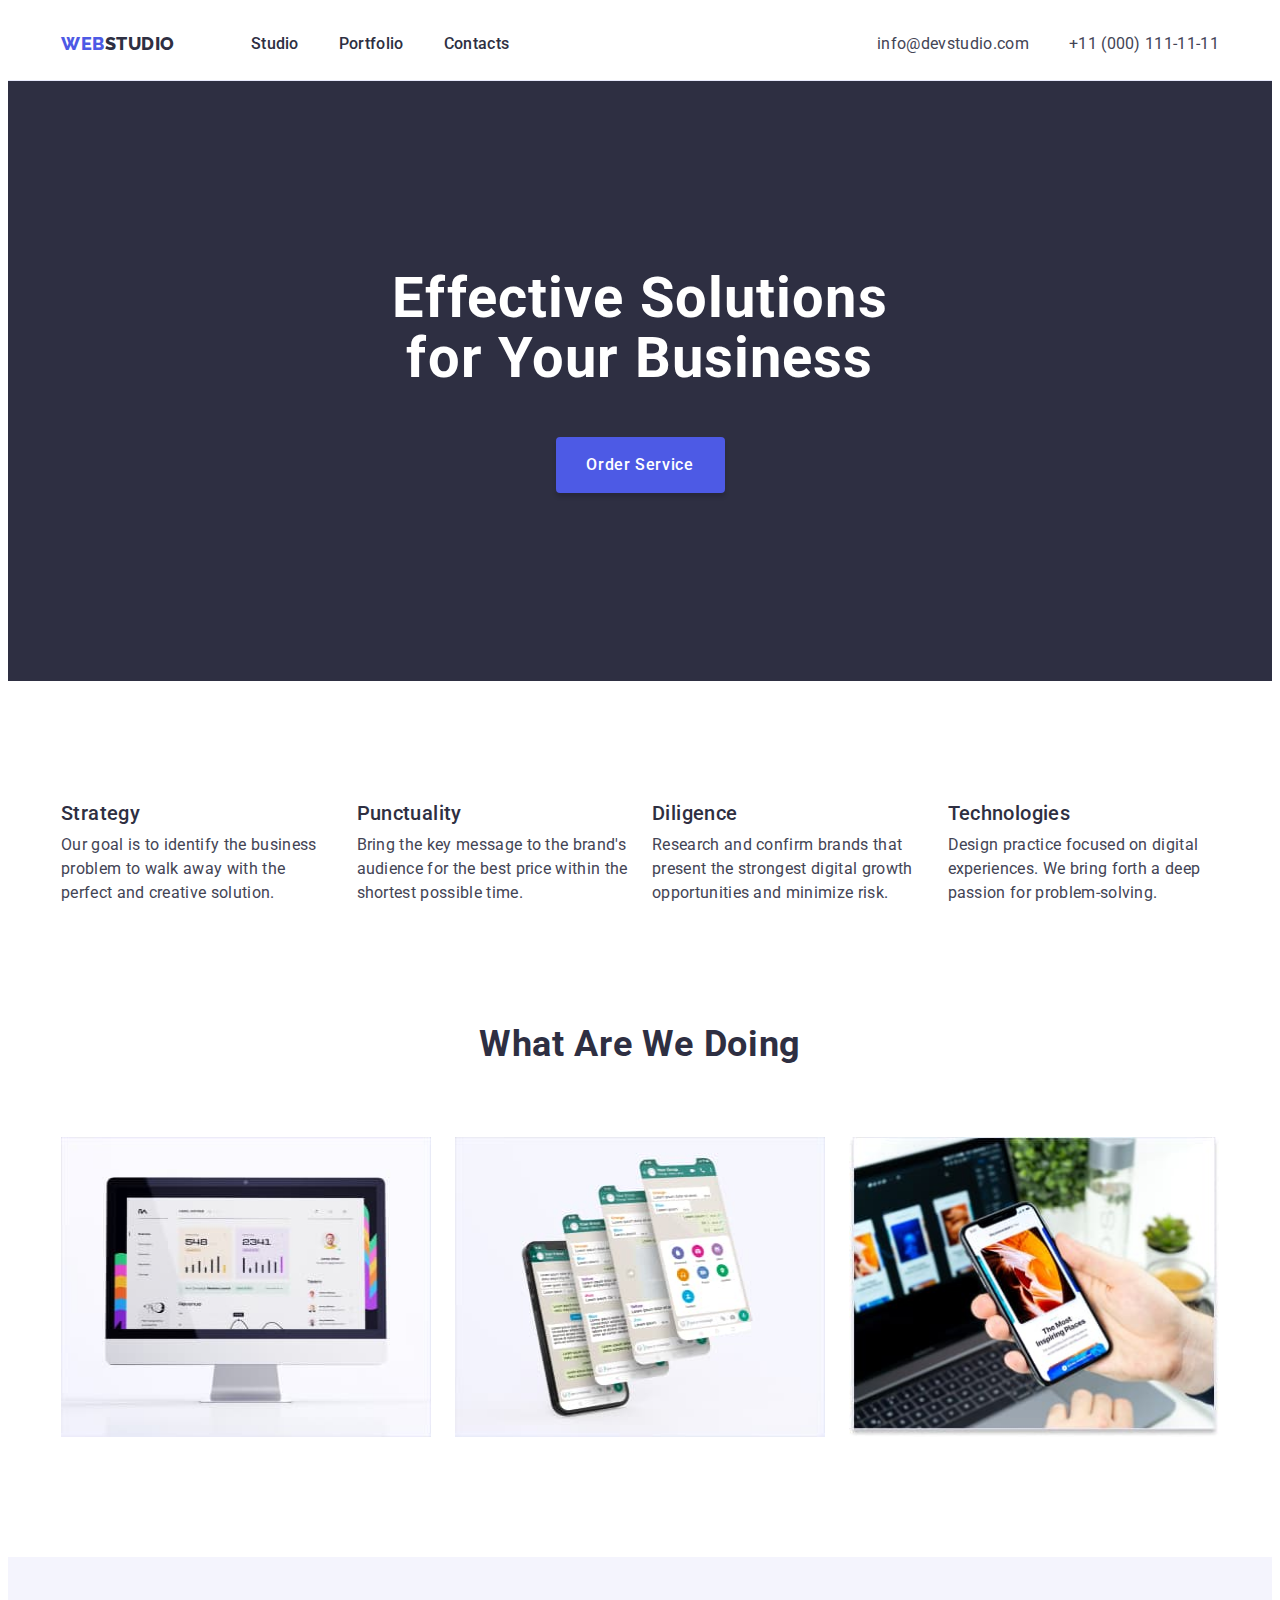
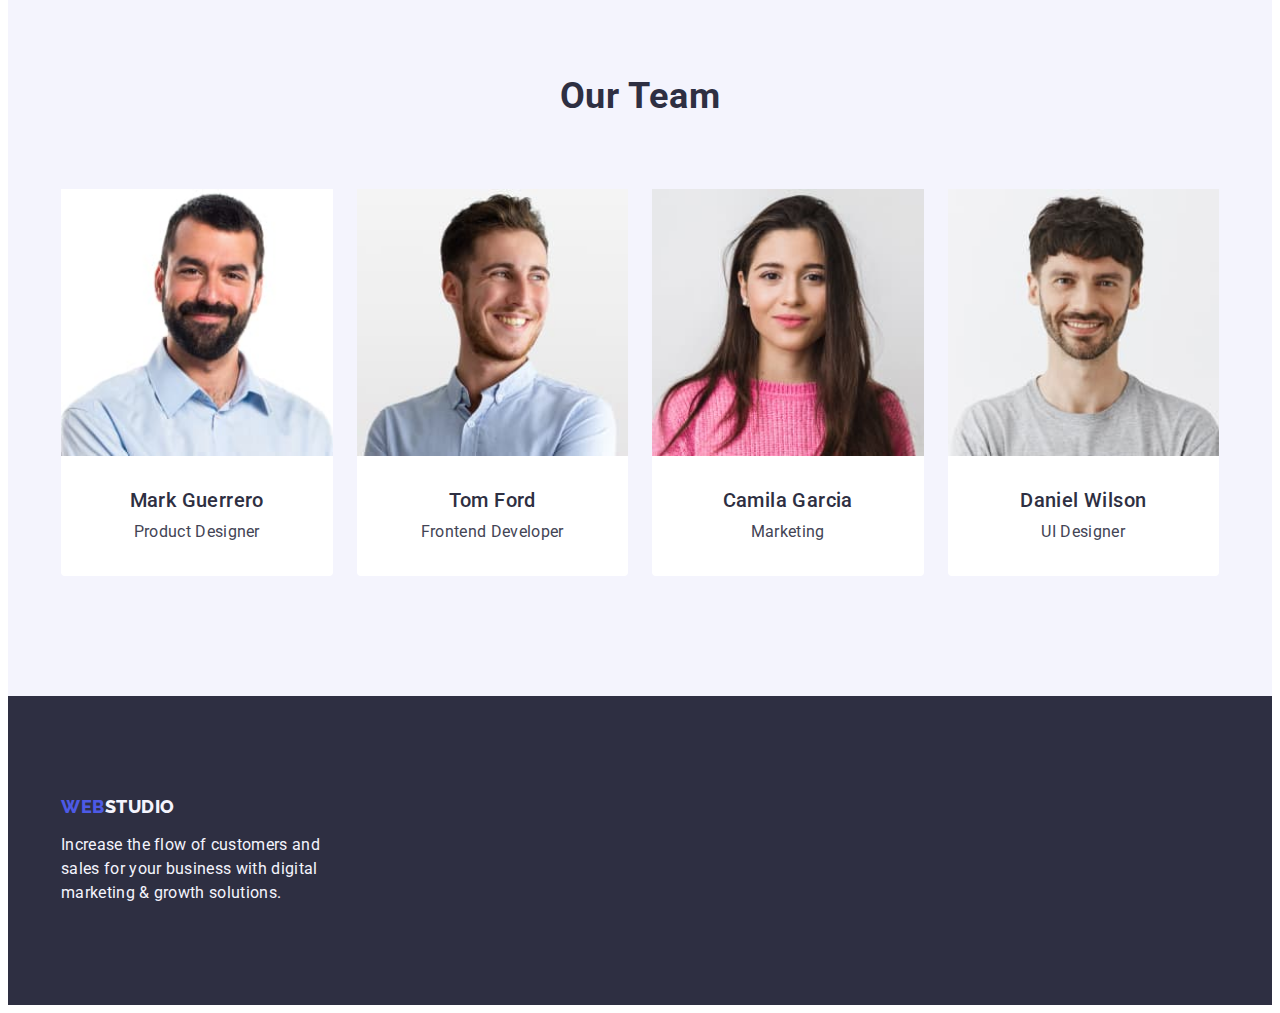
<file: index.html>
<!DOCTYPE html>
<html lang="en">
  <head>
    <meta charset="UTF-8" />
    <meta name="descriptions" content="solutions for business" />
    <title>webstudio</title>
    <link rel="preconnect" href="https://fonts.googleapis.com" />
    <link rel="preconnect" href="https://fonts.gstatic.com" crossorigin />
    <link
      href="https://fonts.googleapis.com/css2?family=Raleway:wght@400;800&family=Roboto:wght@400;500;700;900&display=swap"
      rel="stylesheet"
    />
    <link
      rel="stylesheet"
      href="https://cdnjs.cloudflare.com/ajax/libs/modern-normalize/2.0.0/modern-normalize.min.css"
      integrity="sha512-4xo8blKMVCiXpTaLzQSLSw3KFOVPWhm/TRtuPVc4WG6kUgjH6J03IBuG7JZPkcWMxJ5huwaBpOpnwYElP/m6wg=="
      crossorigin="anonymous"
      referrerpolicy="no-referrer"
    />
    <link rel="stylesheet" href="./css/styles.css" />
  </head>
  <body>
    <header class="header">
      <div class="header-container container">
        <nav class="navigation">
          <a class="logo-link link" href="./index.html"
            >Web<span class="logo-text">Studio</span></a
          >
          <ul class="header-list list">
            <li class="header-list-item">
              <a class="nav-link link" href="./index.html">Studio</a>
            </li>
            <li class="header-list-item">
              <a class="nav-link link" href="./portfolio.html">Portfolio</a>
            </li>
            <li class="header-list-item">
              <a class="nav-link link" href="">Contacts</a>
            </li>
          </ul>
        </nav>
        <address class="address">
          <ul class="contacts list">
            <li>
              <a class="contacts link" href="mailto:info@devstudio.com"
                >info@devstudio.com</a
              >
            </li>
            <li>
              <a class="contacts link" href="tel:+110001111111"
                >+11 (000) 111-11-11</a
              >
            </li>
          </ul>
        </address>
      </div>
    </header>
    <main>
      <section class="main-page">
        <div class="main-container container">
          <h1 class="page-title">Effective Solutions for Your Business</h1>
          <button class="button-main" type="button">Order Service</button>
        </div>
      </section>
      <section class="basic-description">
        <div class="description-container container">
          <h2 class="visually-hidden">Basic descriptions</h2>
          <ul class="description-list list">
            <li class="description-item">
              <h3 class="third-title">Strategy</h3>
              <p class="text">
                Our goal is to identify the business problem to walk away with
                the perfect and creative solution.
              </p>
            </li>
            <li class="description-item">
              <h3 class="third-title">Punctuality</h3>
              <p class="text">
                Bring the key message to the brand's audience for the best price
                within the shortest possible time.
              </p>
            </li>
            <li class="description-item">
              <h3 class="third-title">Diligence</h3>
              <p class="text">
                Research and confirm brands that present the strongest digital
                growth opportunities and minimize risk.
              </p>
            </li>
            <li class="description-item">
              <h3 class="third-title">Technologies</h3>
              <p class="text">
                Design practice focused on digital experiences. We bring forth a
                deep passion for problem-solving.
              </p>
            </li>
          </ul>
        </div>
      </section>
      <section class="section-image">
        <div class="image-container container">
          <h2 class="secondary-title">What are we doing</h2>
          <ul class="image-list list">
            <li class="image-list-item">
              <img
                src="./images/computer-screen.jpg"
                alt="computer-screen"
                width="360"
                height="300"
              />
            </li>
            <li class="image-list-item">
              <img
                src="./images/cellphone.jpg"
                alt="cellphone"
                width="360"
                height="300"
              />
            </li>
            <li class="image-list-item">
              <img
                src="./images/screen-cellphone.jpg"
                alt="screen-cellphone"
                width="360"
                height="300"
              />
            </li>
          </ul>
        </div>
      </section>
      <section class="section-team">
        <div class="team-coontainer container">
          <h2 class="secondary-title">Our Team</h2>
          <ul class="team-images list">
            <li class="team-images-item">
              <img
                src="./images/mark-guerrero.jpg"
                alt="Mark Guerrero"
                width="264"
              />
              <div class="teamcard-container">
                <h3 class="third-title-team">Mark Guerrero</h3>
                <p class="text">Product Designer</p>
              </div>
            </li>
            <li class="team-images-item">
              <img src="./images/tom-ford.jpg" alt="TomFord" width="264" />
              <div class="teamcard-container">
                <h3 class="third-title-team">Tom Ford</h3>
                <p class="text">Frontend Developer</p>
              </div>
            </li>
            <li class="team-images-item">
              <img
                src="./images/camila-garcia.jpg"
                alt="Camila Garcia"
                width="264"
              />
              <div class="teamcard-container">
                <h3 class="third-title-team">Camila Garcia</h3>
                <p class="text">Marketing</p>
              </div>
            </li>
            <li class="team-images-item">
              <img
                src="./images/daniel-wilson.jpg"
                alt="Daniel Wilson"
                width="264"
              />
              <div class="teamcard-container">
                <h3 class="third-title-team">Daniel Wilson</h3>
                <p class="text">UI Designer</p>
              </div>
            </li>
          </ul>
        </div>
      </section>
    </main>
    <footer class="footer">
      <div class="footer-container container">
        <a class="logo-link link" href="./index.html"
          >Web<span class="flogo-text">Studio</span></a
        >
        <p class="ftext">
          Increase the flow of customers and sales for your business with
          digital marketing &amp; growth solutions.
        </p>
      </div>
    </footer>
  </body>
</html>
</file>
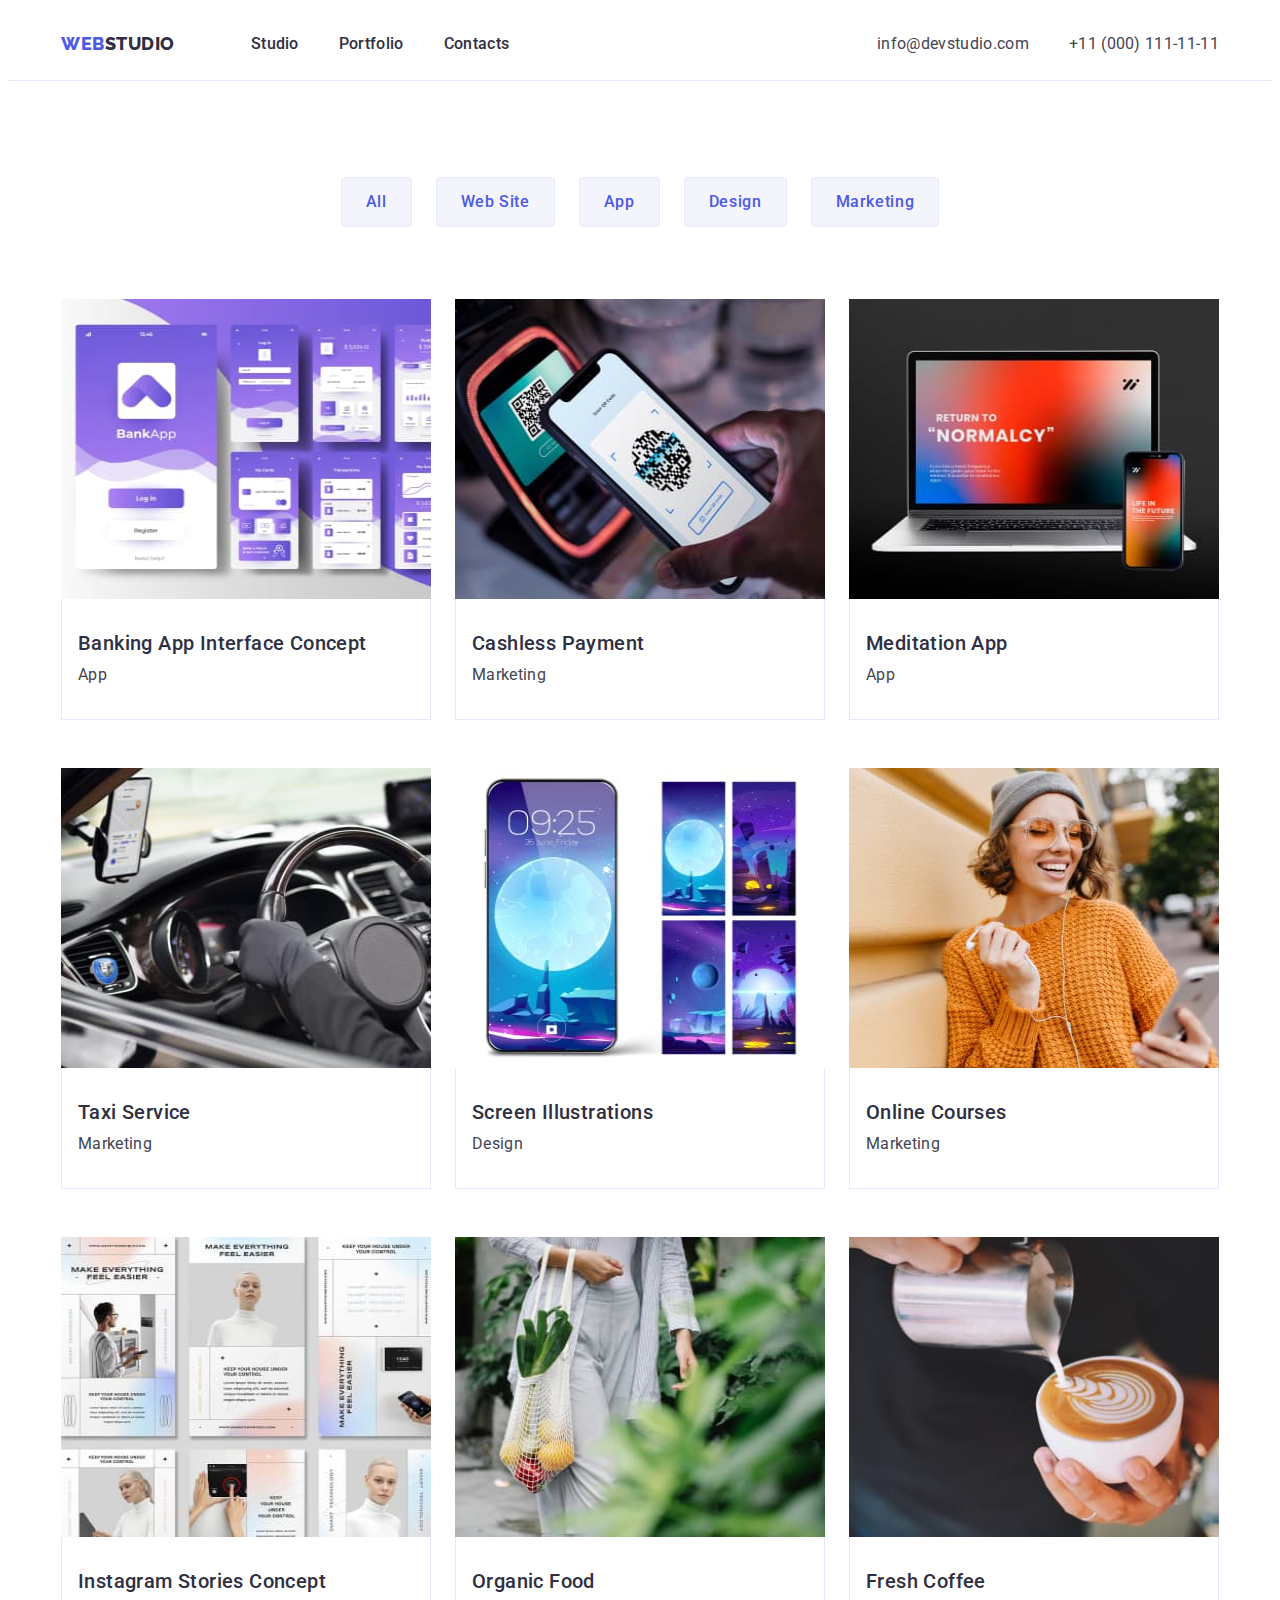
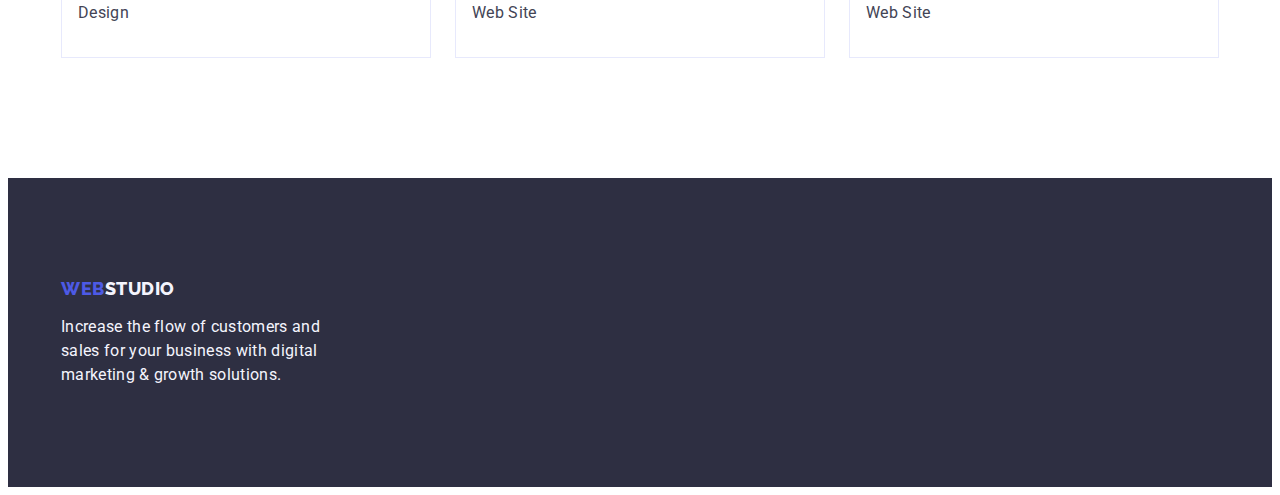
<file: portfolio.html>
<!DOCTYPE html>
<html lang="en">
  <head>
    <meta charset="UTF-8" />
    <meta name="descriptions" content="solutions for business" />
    <title>Portfolio</title>

    <link rel="preconnect" href="https://fonts.googleapis.com" />
    <link rel="preconnect" href="https://fonts.gstatic.com" crossorigin />
    <link
      href="https://fonts.googleapis.com/css2?family=Raleway:wght@400;800&family=Roboto:wght@400;500;700;900&display=swap"
      rel="stylesheet"
    />
    <link
      rel="stylesheet"
      href="https://cdnjs.cloudflare.com/ajax/libs/modern-normalize/2.0.0/modern-normalize.min.css"
      integrity="sha512-4xo8blKMVCiXpTaLzQSLSw3KFOVPWhm/TRtuPVc4WG6kUgjH6J03IBuG7JZPkcWMxJ5huwaBpOpnwYElP/m6wg=="
      crossorigin="anonymous"
      referrerpolicy="no-referrer"
    />
    <link rel="stylesheet" href="./css/styles.css" />
  </head>
  <body>
    <header class="header">
      <div class="header-container container">
        <nav class="navigation">
          <a class="logo-link link" href="./index.html"
            >Web<span class="logo-text">Studio</span></a
          >
          <ul class="header-list list">
            <li class="header-list-item">
              <a class="nav-link link" href="./index.html">Studio</a>
            </li>
            <li class="header-list-item">
              <a class="nav-link link" href="./portfolio.html">Portfolio</a>
            </li>
            <li class="header-list-item">
              <a class="nav-link link" href="">Contacts</a>
            </li>
          </ul>
        </nav>
        <address class="address">
          <ul class="contacts list">
            <li>
              <a class="contacts link" href="mailto:info@devstudio.com"
                >info@devstudio.com</a
              >
            </li>
            <li>
              <a class="contacts link" href="tel:+110001111111"
                >+11 (000) 111-11-11</a
              >
            </li>
          </ul>
        </address>
      </div>
    </header>
    <main>
      <section class="portfolio-section">
        <div class="portfolio-container container">
          <h1 class="visually-hidden">Buttons set</h1>
          <ul class="buttons list">
            <li><button type="button" class="button-portfolio">All</button></li>
            <li>
              <button type="button" class="button-portfolio">Web Site</button>
            </li>
            <li><button type="button" class="button-portfolio">App</button></li>
            <li>
              <button type="button" class="button-portfolio">Design</button>
            </li>
            <li>
              <button type="button" class="button-portfolio">Marketing</button>
            </li>
          </ul>
          <ul class="portfolio-images list">
            <li class="portfolio-item">
              <a class="portfolio-link link" href="#">
                <img
                  src="./images/bankapp.jpg"
                  alt="bankapp"
                  width="360"
                  height="300"
                />
                <div class="portfolio-card">
                  <h2 class="prtfolio-title">Banking App Interface Concept</h2>
                  <p class="portfolio-text">App</p>
                </div>
              </a>
            </li>
            <li class="portfolio-item">
              <a class="portfolio-link link" href="#">
                <img
                  src="./images/qr-code.jpg"
                  alt="qr-code"
                  width="360"
                  height="300"
                />
                <div class="portfolio-card">
                  <h2 class="prtfolio-title">Cashless Payment</h2>
                  <p class="portfolio-text">Marketing</p>
                </div>
              </a>
            </li>
            <li class="portfolio-item">
              <a class="portfolio-link link" href="#">
                <img
                  src="./images/phone-notebook.jpg"
                  alt="phone-notebook"
                  width="360"
                  height="300"
                />
                <div class="portfolio-card">
                  <h2 class="prtfolio-title">Meditation App</h2>
                  <p class="portfolio-text">App</p>
                </div>
              </a>
            </li>
            <li class="portfolio-item">
              <a class="portfolio-link link" href="#">
                <img
                  src="./images/steering-wheel.jpg"
                  alt="steering-wheel"
                  width="360"
                  height="300"
                />
                <div class="portfolio-card">
                  <h2 class="prtfolio-title">Taxi Service</h2>
                  <p class="portfolio-text">Marketing</p>
                </div>
              </a>
            </li>
            <li class="portfolio-item">
              <a class="portfolio-link link" href="#">
                <img
                  src="./images/wallpapers.jpg"
                  alt="computer-screen"
                  width="360"
                  height="300"
                />
                <div class="portfolio-card">
                  <h2 class="prtfolio-title">Screen Illustrations</h2>
                  <p class="portfolio-text">Design</p>
                </div>
              </a>
            </li>
            <li class="portfolio-item">
              <a class="portfolio-link link" href="#">
                <img
                  src="./images/earphones-girl.jpg"
                  alt="earphones-girl"
                  width="360"
                  height="300"
                />
                <div class="portfolio-card">
                  <h2 class="prtfolio-title">Online Courses</h2>
                  <p class="portfolio-text">Marketing</p>
                </div>
              </a>
            </li>
            <li class="portfolio-item">
              <a class="portfolio-link link" href="#">
                <img
                  src="./images/insta-stories.jpg"
                  alt="insta-stories"
                  width="360"
                  height="300"
                />
                <div class="portfolio-card">
                  <h2 class="prtfolio-title">Instagram Stories Concept</h2>
                  <p class="portfolio-text">Design</p>
                </div>
              </a>
            </li>
            <li class="portfolio-item">
              <a class="portfolio-link link" href="#">
                <img
                  src="./images/hand-fruits.jpg"
                  alt="hand-fruits"
                  width="360"
                  height="300"
                />
                <div class="portfolio-card">
                  <h2 class="prtfolio-title">Organic Food</h2>
                  <p class="portfolio-text">Web Site</p>
                </div>
              </a>
            </li>
            <li class="portfolio-item">
              <a class="portfolio-link link" href="#">
                <img
                  src="./images/milk-coffee.jpg"
                  alt="milk-coffee"
                  width="360"
                  height="300"
                />
                <div class="portfolio-card">
                  <h2 class="prtfolio-title">Fresh Coffee</h2>
                  <p class="portfolio-text">Web Site</p>
                </div>
              </a>
            </li>
          </ul>
        </div>
      </section>
    </main>
    <footer class="footer">
      <div class="footer-container container">
        <a class="logo-link link" href="./index.html"
          >Web<span class="flogo-text">Studio</span></a
        >
        <p class="ftext">
          Increase the flow of customers and sales for your business with
          digital marketing &amp; growth solutions.
        </p>
      </div>
    </footer>
  </body>
</html>
</file>
<file: css/styles.css>
:root {
  --cloud-color: #f4f4fd;
  --navy-color: #2e2f42;
  --white-color: #ffffff;
  --accent-color: #4d5ae5;
  --btnact-color: #404bbf;
}

body {
  font-size: 16px;
  line-height: 1.5;
  font-family: "Roboto", sans-serif;
  color: #434455;
}
h1,
h2,
h3,
h4,
h5,
h6,
p {
  margin-top: 0;
  margin-bottom: 0;
}
ul {
  margin-top: 0;
  margin-bottom: 0;
  margin-left: 0;
  padding: 0;
}
img {
  display: block;
  width: 100%;
}
.container {
  width: 1158px;
  margin-left: auto;
  margin-right: auto;
  padding-left: 15px;
  padding-right: 15px;
}
.header {
  border-bottom: 1px solid #e7e9fc;
  background: var(--white-color);
}
.header-container {
  display: flex;
  align-items: center;
  justify-content: space-between;
}

.navigation {
  display: flex;
  align-items: center;
}
.header-list {
  display: inline-flex;
  align-items: flex-start;
  gap: 40px;
}
.header-list-item {
  padding: 24px 0;
}

.logo-link {
  font-family: "Raleway", sans-serif;
  font-weight: 800;
  font-size: 18px;
  line-height: 1.17;
  letter-spacing: 0.03em;
  text-transform: uppercase;
  text-decoration: none;
  color: var(--accent-color);
}
.header .logo-link {
  margin-right: 76px;
}
.logo-text {
  color: var(--navy-color);
}
.nav-link {
  font-weight: 500;
  letter-spacing: 0.02em;
  color: var(--navy-color);
  padding: 24px 0;
}
.nav-link:hover,
.nav-link:focus {
  color: var(--btnact-color);
}
.address {
  font-style: normal;
}
.contacts {
  font-weight: 400;
  letter-spacing: 0.02em;
  color: #434455;
  display: flex;
  gap: 40px;
  margin-left: auto;
}
.contacts:hover,
.contacts:focus {
  color: var(--btnact-color);
}
.main-page {
  padding: 188px 0;
  background-color: var(--navy-color);
}

.page-title {
  font-weight: 700;
  font-size: 56px;
  line-height: 1.07;
  text-align: center;
  letter-spacing: 0.02em;
  color: var(--white-color);
  margin-right: auto;
  margin-left: auto;
  margin-bottom: 48px;
  max-width: 496px;
}

.button-main {
  font-family: inherit;
  font-weight: 500;
  font-size: 16px;
  line-height: 1.5;
  letter-spacing: 0.04em;
  color: var(--white-color);
  background: var(--accent-color);
  cursor: pointer;
  display: block;
  margin-left: auto;
  margin-right: auto;
  border-radius: 4px;
  box-shadow: 0px 4px 4px 0px rgba(0, 0, 0, 0.15);
  min-width: 169px;
  height: 56px;
  border: none;
}

.button-main:hover,
.button-main:focus {
  background: var(--btnact-color);
}
.basic-description {
  padding: 120px 0;
}

.visually-hidden {
  position: absolute;
  width: 1px;
  height: 1px;
  margin: -1px;
  border: 0;
  padding: 0;
  white-space: nowrap;
  clip-path: inset(100%);
  clip: rect(0 0 0 0);
  overflow: hidden;
}
.description-list {
  display: flex;
  gap: 24px;
}

.description-item {
  width: calc((100% - 72px) / 4);
}
.third-title {
  font-weight: 500;
  font-size: 20px;
  line-height: 1.2;
  letter-spacing: 0.02em;
  color: var(--navy-color);
  margin-bottom: 8px;
  width: 264px;
}
.text {
  font-weight: 400;
  letter-spacing: 0.02em;
  color: #434455;
}
.section-image {
  padding-bottom: 120px;
}

.image-list {
  display: flex;
  gap: 24px;
}
.image-list-item {
  width: calc((100% - 48px) / 3);
}
.secondary-title {
  font-weight: 700;
  font-size: 36px;
  line-height: 1.11;
  text-align: center;
  letter-spacing: 0.02em;
  text-transform: capitalize;
  color: var(--navy-color);
  text-decoration: none;
  list-style: none;
  margin-bottom: 72px;
}
.section-team {
  background-color: var(--cloud-color);
  padding: 120px 0;
}

.team-images {
  display: flex;
  gap: 24px;
}
.team-images-item {
  width: calc((100% - 72px) / 4);
  border-radius: 0px 0px 4px 4px;
  background-color: var(--white-color);
}
.teamcard-container {
  padding: 32px 16px;
}

.third-title-team {
  font-weight: 500;
  font-size: 20px;
  line-height: 1.2;
  letter-spacing: 0.02em;
  color: var(--navy-color);
  text-align: center;
  margin-bottom: 8px;
}
.section-team .text {
  text-align: center;
}

.footer {
  background-color: var(--navy-color);
  padding: 100px 0;
}

.footer-container .logo-link {
  display: inline-block;
  margin-bottom: 16px;
}

.flogo-text {
  color: var(--cloud-color);
}
.ftext {
  letter-spacing: 0.02em;
  color: var(--cloud-color);
  max-width: 264px;
}
.portfolio-section {
  padding-bottom: 120px;
  padding-top: 96px;
}

.buttons {
  display: flex;
  justify-content: center;
  gap: 24px;
  margin-bottom: 72px;
}

.button-portfolio {
  font-family: "Roboto", sans-serif;
  font-weight: 500;
  font-size: 16px;
  line-height: 1.5;
  letter-spacing: 0.04em;
  color: var(--accent-color);
  background: var(--cloud-color);
  cursor: pointer;
  border-radius: 4px;
  border: 1px solid #e7e9fc;
  padding: 12px 24px;
}

.button-portfolio:hover,
.button-portfolio:focus {
  color: var(--white-color);
  background: var(--btnact-color);
  border: 1px solid transparent;
}
.portfolio-images {
  display: flex;
  flex-wrap: wrap;
  column-gap: 24px;
  row-gap: 48px;
}
.portfolio-card {
  padding: 32px 16px;
  border: 1px solid #e7e9fc;
  border-top: none;
}

.portfolio-item {
  width: calc((100% - 48px) / 3);
}

.prtfolio-title {
  font-weight: 500;
  font-size: 20px;
  line-height: 1.2;
  letter-spacing: 0.02em;
  color: var(--navy-color);
  margin-bottom: 8px;
}
.portfolio-text {
  font-weight: 400;
  letter-spacing: 0.02em;
  color: #434455;
}
.link {
  text-decoration: none;
}
.list {
  list-style: none;
}
</file>
